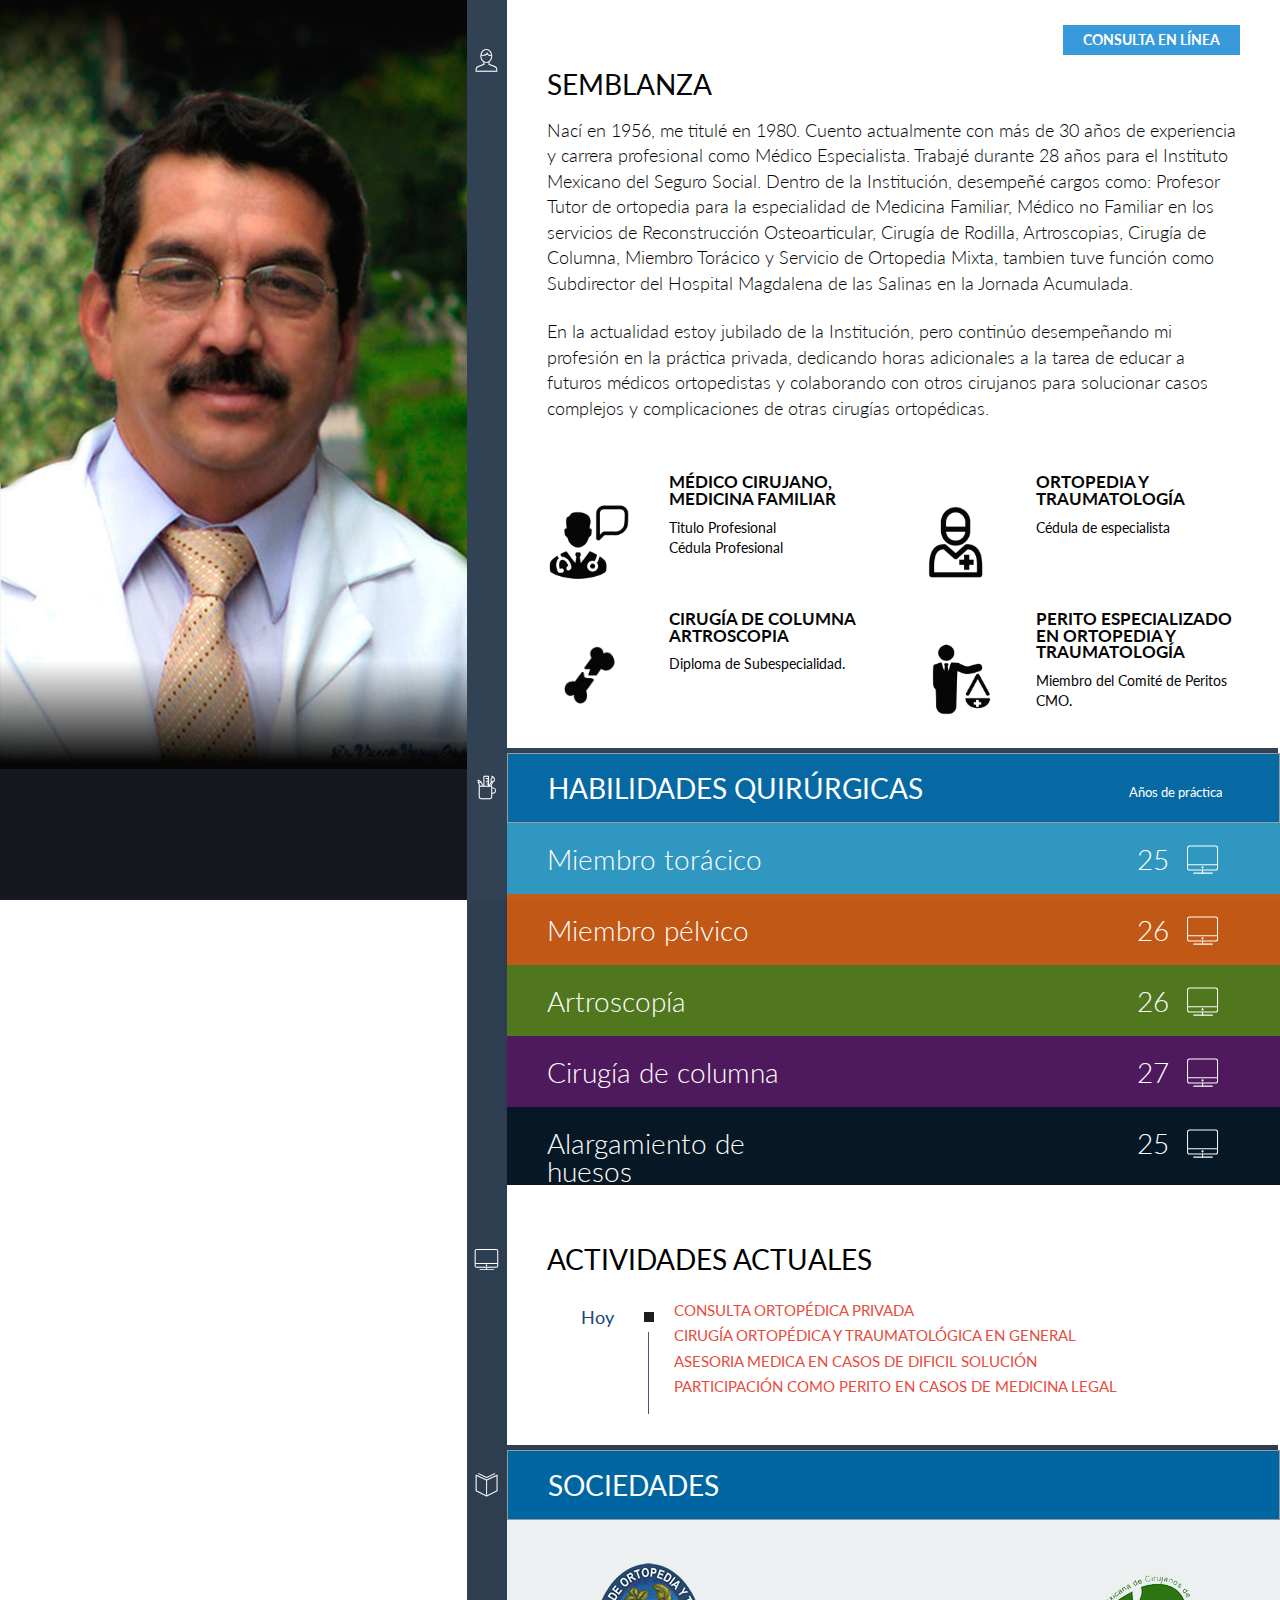
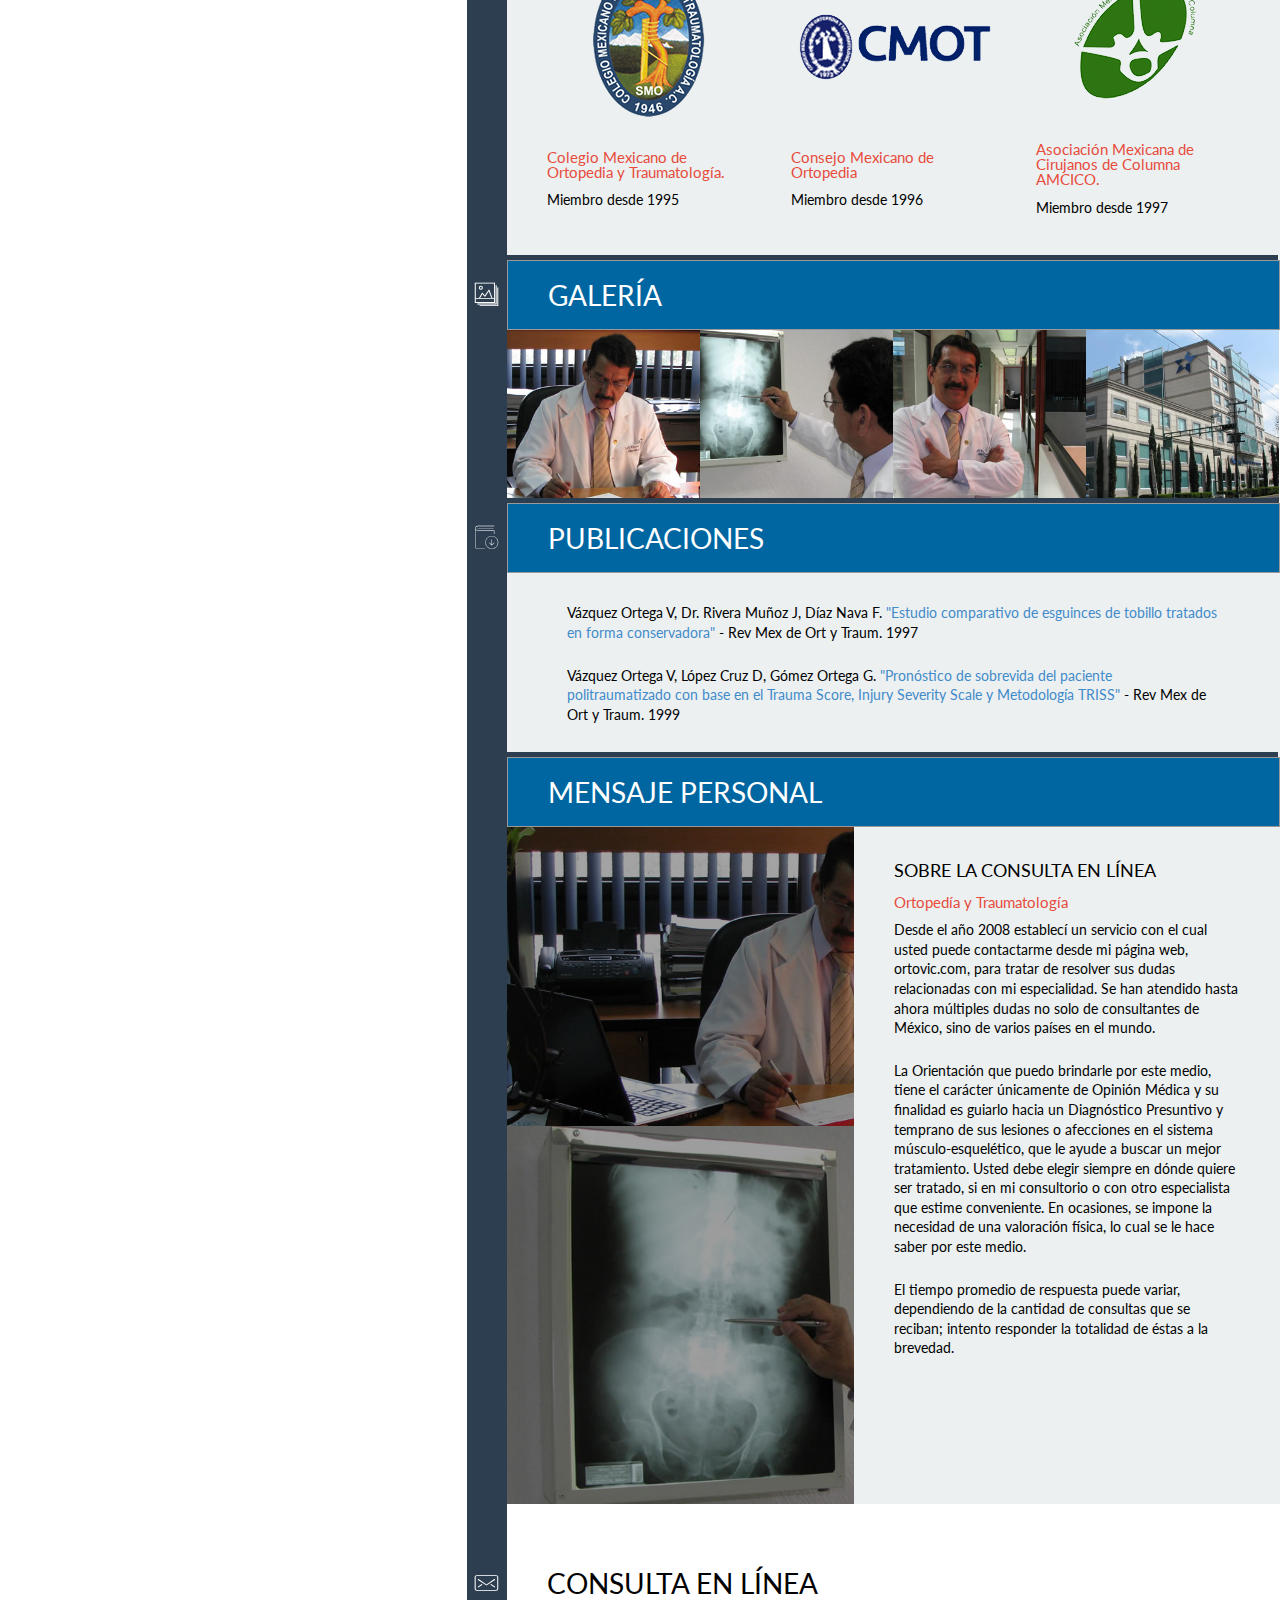
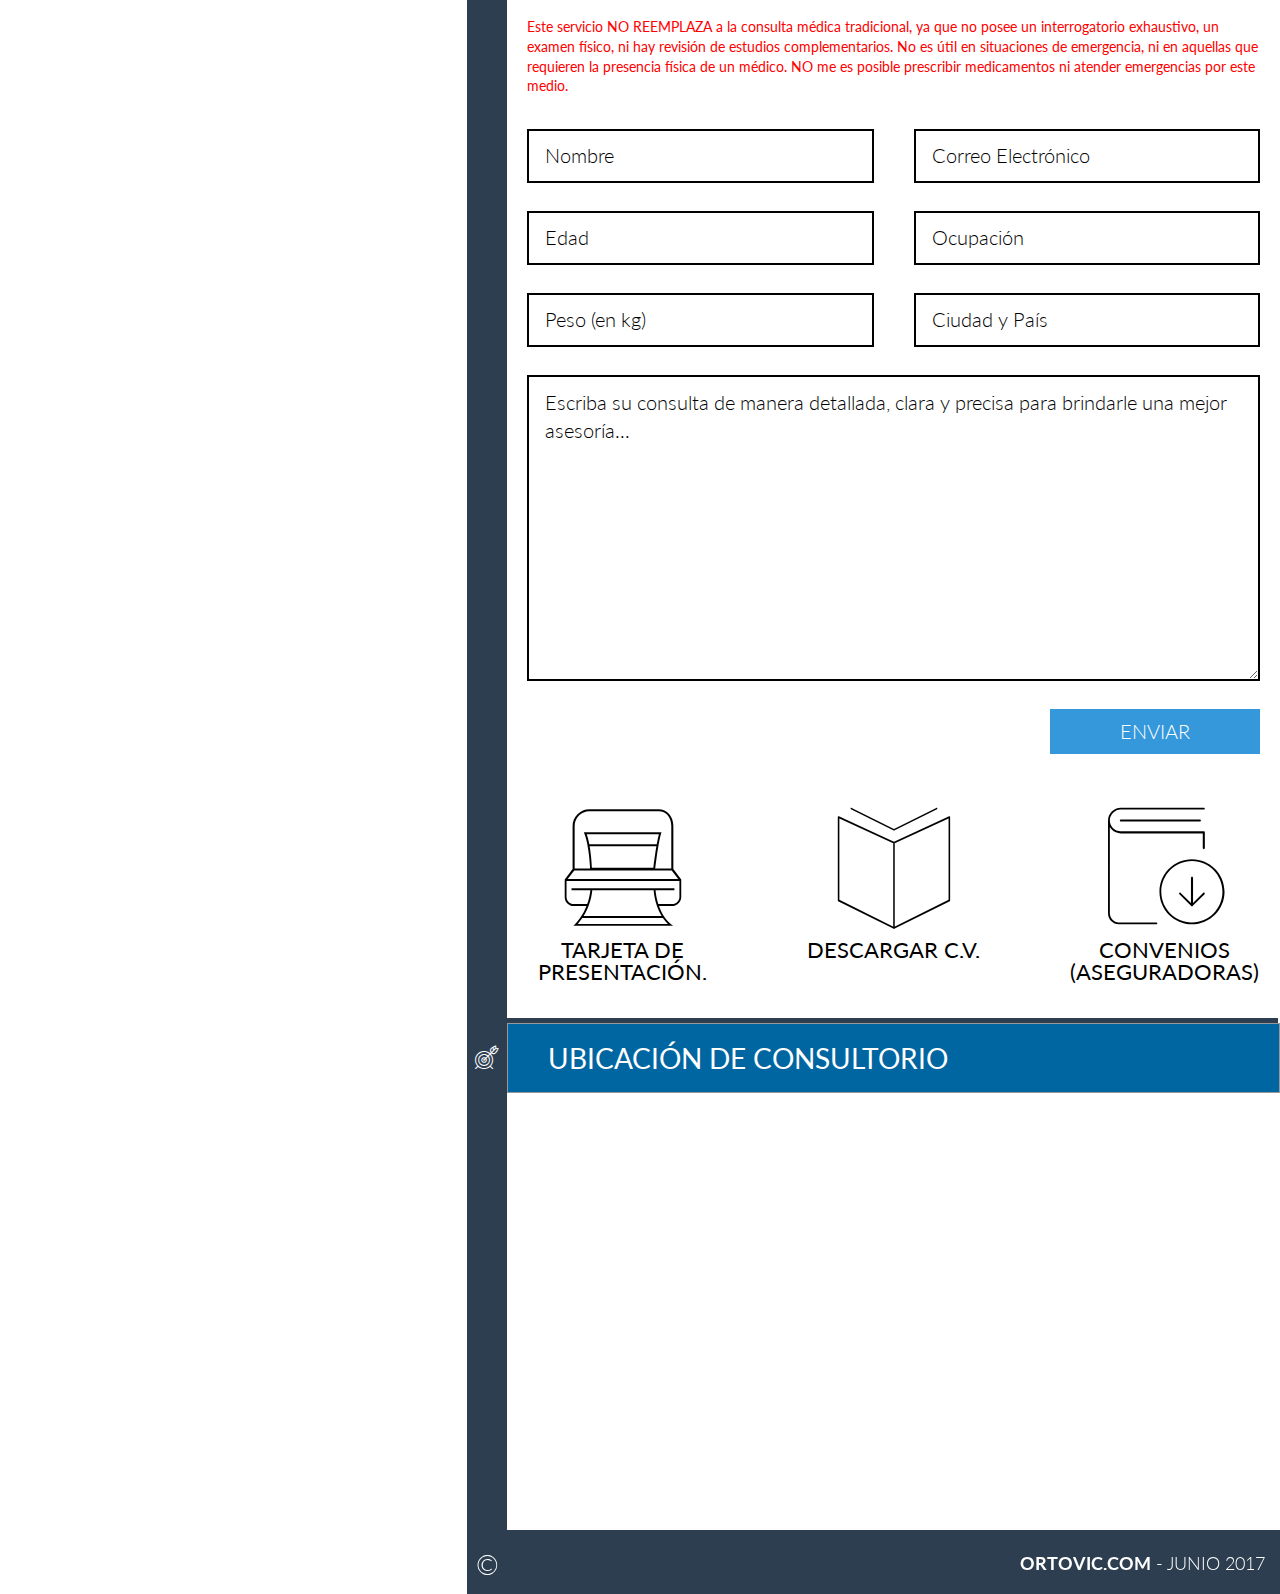
<file: index.html>
<!doctype html>
<html> 
<head>
<meta charset="utf-8">
    <title>Dr. Vicente Vázquez - Consulta en línea de Ortopedia y Traumatología</title>
    <meta name="description" content="Pretendo aquí encuentre la respuesta a todas sus preguntas de ortopedia y traumatología así como la posibilidad de una atención medica que Usted merece. " />
    <meta name="keywords" content=" ortopedista, traumatólogo, cirugía de columna, artroscopia, alargamientos óseos, alargamiento de huesos, prótesis,  en línea de ortopedia, comunicaciones post operatorias, tumores, pie plano, infecciones, deformidades, lumbalgia, ciática, espolón, juanete, lesiones de meniscos, baja estatura, lesiones deportivas, ozonoterapia, hernias de disco, artritis, osteoartritis, artrosis, tendinitis , hombro doloroso, túnel del carpo, hernia muscular,  " />
    <meta name="author" content="Dr. Vicente Vázquez" />
    <meta name="viewport" content="width=device-width, initial-scale=1.0, maximum-scale=1.0, user-scalable=no" />
    <meta name="theme-color" content="#0066A1" />
    <!--Favicon-->
    <link rel="icon" sizes="192x192" href="faviconHI.png">
    <!--Twitter-->
	<!-- Twitter Card data -->
<meta name="twitter:card" content="summary">
<meta name="twitter:site" content="@ortovic">
<meta name="twitter:title" content="Consulta física y en línea en otropedia y traumatología SIN COSTO">
<meta name="twitter:description" content="Eje 2 Sur, Ave. Querétaro No 154, Torre 1, Consultorio 403 Colonia Roma Norte, Delegación Cuauhtémoc, CDMX 
Citas: 5574 4822 y 4633 9398">
<meta name="twitter:image" content="https://github.com/vazeri/ortovic/raw/master/img/volante.jpg">

    <!-- Open Graph data -->
    <meta property="og:title" content="Dr. Vicente Vázquez" />
    <meta property="og:type" content="article" />
    <meta property="og:url" content="http://www.ortovic.com" />
    <meta property="og:image" content="https://github.com/vazeri/ortovic/raw/master/img/volante.jpg" />
    <meta property="og:description" content="Consulta fisica y en línea en otropedia y traumatología SIN COSTO" /> 
    <meta property="og:site_name" content="www.ortovic.com" />
    <meta property="fb:admins" content="Facebook numeric ID" />
    <!--Google Fonts-->
    <link href='https://fonts.googleapis.com/css?family=Lato:300,400,700' rel='stylesheet' type='text/css'>
    <!--Bootstrap Grid v3.1.1-->
    <link href="css/bootstrap.min.css" rel="stylesheet" media="screen">
    <!--Swipebox-->
    <link href="css/swipebox.css" rel="stylesheet" media="screen">
    <!--Icon Fonts-->
    <link href="css/telly-icons.css" rel="stylesheet" media="screen">
    <link href="css/social-icons.css" rel="stylesheet" media="screen">
    <!--Screen Theme Styles-->
    <link href="css/theme-styles.css" rel="stylesheet" media="screen">
    <!--Print Theme Styles-->
    <link href="css/print.css" rel="stylesheet" media="print">
    <!--Modernizr-->
    <script src="js/modernizr.custom.js"></script>
<script type="text/javascript">
var gaJsHost = (("https:" == document.location.protocol) ? "https://ssl." : "http://www.");
document.write(unescape("%3Cscript src='" + gaJsHost + "google-analytics.com/ga.js' type='text/javascript'%3E%3C/script%3E"));
</script>
<script type="text/javascript">
try {
var pageTracker = _gat._getTracker("UA-15147518-1");
pageTracker._trackPageview();
} catch(err) {}</script>
</head>
  <!--Body-->
<body>
   <!--Page Preloading-->
    <div id="preloader"><div id="spinner"></div></div>
    <!--Container-->
    <div class="wrapper">
      <!--Sidebar          
                <a href="https://ortovic.com/">ortovic.com</a>  
-->
      <aside class="sidebar-wrap-left">
        <div class="sidebar">
          <img src="img/profile-pic.jpg" alt="Vicente"/>
          <h1 class="light-text animated">Dr. Vicente Vázquez</h1>
          <h3 class="light-text animated">Médico Cirujano en Ortopedia y Traumatología</h3>
          <div class="contact-details-wrap animated">
            <div class="contact-details">
                  <div class="wrapper3">
    
		    <button  class="btn2 btn-primary pull-center" onclick="location.href='#contact-form'" type="button"><b>CONSULTA EN LÍNEA</b></button>
		
		    <p class="large light-text">
                Eje 2 Sur, Ave. Querétaro No 154, Torre 1, Consultorio 403 Colonia Roma Norte, Delegación Cuauhtémoc, CDMX <br/>
                
		      <b>Citas: <a href="tel:5574-4822">5574 4822</a> y <a href="tel:4633-9398">4633 9398</a> </b>      
		    </div>
	</div>
        </div>
      </aside><!--Sidebar Close-->
      
     <!--Content--> 
      <div class="content-right">
		<div class="strip"></div>	
	      
	        <section class="translation" style="text-align: center" id="trans">
	<button  class="btn2 btn-primary pull-right" onclick="location.href='#contact-form'" type="button"><b>CONSULTA EN LÍNEA</b></button>
	 </section> 					
        <!--Introduction-->
	      <!--Introducción-->
          <!--  <section class="intro" >
                <div class="row">   
                <div class="col-lg-12">
            <div class="important-details">
            <div class="post-content">
            <div class="col-1">
              <div class="post-thumb"><img src="img/icons/aviso.png" /></div>
                    </div>
                <div class="col-2 group">
                <p class="bold">Dada la actual situación de emergencia en México debido a los terremotos continuos en el país, me encuentro proporcionando SIN COSTO ALGUNO mis servicios como médico especialista del 24 al 29 de septiembre a quien los requiera, las consultas se darán en mi consultorio ubicado en el hospital STARMEDICA CENTRO en la Colonia Roma Norte, no dude en ponerse en contacto para hacer una cita a los teléfonos 5574 4822 y 4633 9398 o si no puede asistir a una revisión física, puede hacer una consulta en línea a través de esta página, recuerde que la salud es lo más importante que tenemos</div>   </div>		</p>
                </div>
            </div>
            </section>-->
	<section class="intro" id="intro">    		
	<a class="navi-link scroll-up" href="#intro" id="1"><i class="icon-user"></i></a>
            <div class="row">
                <div class="col-lg-12">
		<h2>semblanza</h2>
		<p class="large">Nací en 1956, me titulé en 1980. Cuento actualmente con más de 30 años de experiencia y carrera profesional como Médico Especialista. Trabajé durante 28 años para el Instituto Mexicano del Seguro Social. Dentro de la Institución, desempeñé cargos como: Profesor Tutor de ortopedia para la especialidad de Medicina Familiar, Médico no Familiar en los servicios de
			Reconstrucción Osteoarticular, Cirugía de Rodilla, Artroscopias, Cirugía de Columna, Miembro Torácico y Servicio de Ortopedia Mixta, tambien tuve función como Subdirector del Hospital Magdalena de las Salinas en la Jornada Acumulada.  </p>  
 <p class="large">En la actualidad estoy jubilado de la Institución, pero continúo desempeñando mi profesión en la práctica privada, dedicando horas adicionales a la tarea de educar a futuros médicos ortopedistas y colaborando con otros cirujanos para solucionar casos complejos y complicaciones de otras cirugías ortopédicas.  </p>
	    </div>
            </div>
        </section>
        
          <!--Strength (Best In)-->
        <section id="strength">
        	<a class="navi-link scroll-top-40" href="#strength" id="3"><i class=""></i></a>
        	<div class="row"><div class="col-lg-12"><h2></h2></div></div>
          <div class="row">
          	<div class="col-lg-6">
            	<div class="row strength">
                <div class="col-lg-4 col-md-4 col-sm-4"><img src="img/strength/1.png" alt=""/></div>
                <div class="col-lg-8 col-md-8 col-sm-8">
                  <h3>Médico Cirujano, Medicina Familiar</h3>
                  <p> Titulo Profesional<br/>
				  Cédula Profesional</p> 
				  
                </div>
              </div>
            </div>
          	<div class="col-lg-6">
            	<div class="row strength">
                <div class="col-lg-4 col-md-4 col-sm-4"><img src="img/strength/2.png" alt=""/></div>
                <div class="col-lg-8 col-md-8 col-sm-8">
                  <h3> Ortopedia y Traumatología </h3>
                  <p> Cédula de especialista</p>
                </div>
              </div>
            	
            </div> 
          </div>     	   <div class="row">
          	<div class="col-lg-6">
            	<div class="row strength">
                <div class="col-lg-4 col-md-4 col-sm-4"><img src="img/strength/3.png" alt=""/></div>
                <div class="col-lg-8 col-md-8 col-sm-8">
                  <h3>Cirugía de columna artroscopia</h3>
                  <p> Diploma de Subespecialidad. </p>
                </div>
              </div>
        
  
            </div>
          	<div class="col-lg-6">
            	<div class="row strength">
                <div class="col-lg-4 col-md-4 col-sm-4"><img src="img/strength/4.png" alt=""/></div>
                <div class="col-lg-8 col-md-8 col-sm-8">
                  <h3>Perito Especializado en Ortopedia y Traumatología</h3>
                  <p> Miembro del Comité de Peritos CMO. </p>
                </div>
              </div>
            </div> 
          </div>     	
        </section>
        
    <!--Skills-->
              <section class="full-width skills" id="skills">
        	<a class="navi-link center scroll" href="#skills" id="4"><i class="icon-tools"></i></a>
        	<div class="color-heading">
            <h2>Habilidades quirúrgicas</h2>
          </div>
          <div class="skillset">
            <div class="skill">
            	<div class="row">
					<div class="col-lg-7 col-lg-offset-5 col-md-7 col-md-offset-5 col-sm-7 col-sm-offset-5  group">
						<div class="column heading">Años de práctica</div>
					</div>
				</div>
            </div>
            
			<div class="skill blue">
            	<div class="row">
                <span class="indicator blue" data-percentage="74"></span>
                <div class="col-lg-5 col-md-4 col-sm-4 title">Miembro torácico</div>
                <div class="col-lg-7 col-md-8 col-sm-8">
                   <div class="column group">25<i class="skill-icon experience"></i></div>
                 </div>
              </div>
            </div>

            <div class="skill orange">
              <div class="row">
                <span class="indicator orange" data-percentage="77"></span>
                <div class="col-lg-5 col-md-4 col-sm-4 title">Miembro pélvico</div>
                <div class="col-lg-7 col-md-8 col-sm-8">
                  <div class="column group">26<i class="skill-icon experience"></i></div>
            
			</div>
              </div>
            </div>
            
            <div class="skill green">
            	<div class="row">
                <span class="indicator green" data-percentage="77"></span>
                <div class="col-lg-5 col-md-4 col-sm-4 title">Artroscopía</div>
                <div class="col-lg-7 col-md-8 col-sm-8">
                  <div class="column group">26<i class="skill-icon experience"></i></div>
                </div>
              </div>
            </div>
            <div class="skill violet">
              <div class="row">
                <span class="indicator violet" data-percentage="80"></span>
                <div class="col-lg-5 col-md-4 col-sm-4 title">Cirugía de columna</div>
                <div class="col-lg-7 col-md-8 col-sm-8">
                  <div class="column group">27<i class="skill-icon experience"></i></div>
                </div>
              </div>
            </div>
            <div class="skill black">
            	<div class="row">
                <span class="indicator black" data-percentage="74"></span>
                <div class="col-lg-5 col-md-4 col-sm-4 title">Alargamiento de huesos</div>
                <div class="col-lg-7 col-md-8 col-sm-8">
                  <div class="column group">25<i class="skill-icon experience"></i></div>
                </div>
              </div>
            </div>
          </div>
        </section>
        
        <!--Experience-->
        <section class="experience-block" id="experience">
        	<a class="navi-link scroll-top-40" href="#experience" id="5"><i class="icon-computer"></i></a>
          <div class="row"><div class="col-lg-12"><h2>Actividades actuales</h2></div></div>
          <div class="group">
            <div class="col-1">
              <div class="date group">Hoy<br/><br/></div>
            </div>
            <div class="col-2 group">
              <div class="devider"><span class="square"></span><span class="line"></span></div>
              <h4>CONSULTA ORTOPÉDICA PRIVADA</h4>
              <h4>CIRUGÍA ORTOPÉDICA Y TRAUMATOLÓGICA EN GENERAL</h4>
              <h4>ASESORIA MEDICA EN CASOS DE DIFICIL SOLUCIÓN</h4>
	      <h4>PARTICIPACIÓN COMO PERITO EN CASOS DE MEDICINA LEGAL</h4>
            </div>
          </div>
	   
    
        </section>
        
        <!--Education-->
          <section class="education full-width color-bg" id="education">
        	<a class="navi-link center scroll" href="#education" id="6"><i class="icon-book"></i></a>
        	<div class="color-heading">
            <h2>Sociedades</h2>
          </div>
          <div class="inner">
            <div class="row">
            
			<div class="col-lg-4 item">
		   <div class="row">
          
	<img class="img-center" src="img/strength/9.png" alt="2">
          </div>
                <h4>Colegio Mexicano de Ortopedia y Traumatología. </h4>
                <p>Miembro desde 1995</p>
              </div>
              
		  <div class="col-lg-4 item">
		  <div class="row">
          
		<img class="img-center" src="img/strength/8.png" alt="2">
          </div>
                <h4>Consejo Mexicano de Ortopedia</h4>
                <p>Miembro desde 1996</p>
              </div>
              <div class="col-lg-4 item">
			  
	   	<div class="row">
          
		<img class="img-center" src="img/strength/7.png" alt="2">
        </div>
                <h4>Asociación Mexicana de Cirujanos de Columna AMCICO.</h4>
		<p>Miembro desde 1997 </p>
              </div>
            </div>
             </div>
        </section>
        
        <!--Portfolio-->
      <section class="portfolio full-width" id="portfolio">
        	<a class="navi-link center scroll" href="#portfolio" id="7"><i class="icon-pictures"></i></a>
        	<div class="color-heading">
            <h2>Galería</h2>
          </div>
          <!-- 
		  <div class="portfolio-filter group">
            <a class="active" href="#" data-group="all">Todo</a>
            <a href="#" data-group="code">Software</a>
            <a href="#" data-group="electronica">Electrónica</a>
            <a href="#" data-group="electrica">Eléctrica</a>
            <a href="#" data-group="design">Diseño</a>
            <a href="#" data-group="red">Redes</a>
          </div>-->
          <div class="portfolio-items">
            <div class="portfolio-item" data-groups='["code"]'>
              
			  <a href="img/portfolio/1.jpeg" class="swipebox" title="">
			    <div class="overlay"><i class="zoom-icon"></i></div>
                <div class="description">
                  <h3></h3>
		<p></p>
                </div>
            	<img src="img/portfolio/th_1.jpg" alt="image">
               </a>
            </div>
            <div class="portfolio-item" data-groups='["electronica"]'>
              <a href="img/portfolio/2.jpeg" class="swipebox"  title="">
                <div class="overlay"><i class="zoom-icon"></i></div>
                <div class="description">
                  <h3></h3>
                  <p></p>
                </div>
                <img src="img/portfolio/th_2.jpg" alt="2"/>
              </a>
            </div>
            <div class="portfolio-item" data-groups='["electrica"]'>
              <a href="img/portfolio/3.jpg" class="swipebox" title="">
                <div class="overlay"><i class="zoom-icon"></i></div>
                <div class="description">
                  <h3></h3>
                  <p></p>
                </div>
                <img src="img/portfolio/th_3.jpg" alt="3"/>
              </a>
            </div>
            <div class="portfolio-item" data-groups='["electronica"]'>
              <a href="img/portfolio/4.jpeg" class="swipebox" title="">
                <div class="overlay"><i class="zoom-icon"></i></div>
                <div class="description">
                  <h3></h3>
                  <p></p>
                </div>
                <img src="img/portfolio/th_4.jpg" alt="4"/>
              </a>
            </div>
            </section>
           <!--Hobby-->
        <section class="hobby color-bg full-width" id="hobby">
        	<a class="navi-link center scroll" href="#hobby" id="8"><i class="icon-download"></i></a>
        	<div class="color-heading">
				<h2>Publicaciones</h2>
            </div>
          <div class="inner">
            <div class="row">
              <div class="col-lg-12 col-md-3">
	            <div class="col-lg-12 ">
					<p>Vázquez Ortega V, Dr. Rivera Muñoz J, Díaz Nava F.<a href="https://books.google.com.mx/books?id=PgzaATWF9N8C&lpg=PA59&dq=DR+VICENTE+VAZQUEZ+ORTEGA&client=firefox-a&pg=PA90&hl=es-419#v=onepage&q&f=false" target="_blank"> 
					"Estudio comparativo de esguinces de tobillo tratados en forma conservadora"
					</a> - Rev Mex de Ort y Traum. 1997</p>
			    <div>
				</div>
					<p>Vázquez Ortega V, López Cruz D, Gómez Ortega G. <a href="https://books.google.com.mx/books?id=m7C2-9AwXiMC&pg=PA401&dq=DR+VICENTE+VAZQUEZ+ORTEGA&ei=H-rySvu5JqXsNefKweAC&client=firefox-a#v=onepage&q&f=false" target="_blank">"Pronóstico de sobrevida del paciente politraumatizado con base en el Trauma Score, Injury Severity Scale y Metodología TRISS"</a>  - Rev Mex de Ort y Traum. 1999</p>
				</div>
              </div>
            </div>   
          </div>
        </section>
        
        <!--Awards-->
       <section class="awards color-bg full-width" id="awards">
        	<a class="navi-link center scroll" href="#awards" id="8"><i class="icon-papirus"></i></a>
        	<div class="color-heading">
            <h2>Mensaje personal </h2>
          </div>
          <div class="inner">
            <div class="row">
              <div class="col-lg-6">
                <div style="background:url(img/awards/1.jpg) no-repeat;" class="award-1">
                  <a class="text" href="" target="_blank">
                    <h3 class="light-text"></h3>
                    <p class="light-text middle"></p>
                  </a>
                </div>
                <div style="background:url(img/awards/2.jpg) no-repeat;" class="award-2">
                  <a class="text" href="" target="_blank">
                    <h3 class="light-text"></h3>
                    <p class="light-text middle"></p>
                  </a>
                </div>
              </div>
              <div class="col-lg-6 award-text">
                <h3>Sobre la consulta en línea </h3>
                <h4>Ortopedía y Traumatología</h4>
                <p>Desde el año 2008 establecí un servicio con el cual usted puede contactarme desde mi página web, ortovic.com, para tratar de resolver sus dudas relacionadas con mi especialidad. Se han atendido hasta ahora múltiples dudas no solo de consultantes de México, sino de varios países en el mundo.</p>
                  <p>La Orientación que puedo brindarle por este medio, tiene el carácter únicamente de Opinión Médica y su finalidad es guiarlo hacia un Diagnóstico Presuntivo y temprano de sus lesiones o afecciones en el sistema músculo-esquelético, que le ayude a buscar un mejor tratamiento. Usted debe elegir siempre en dónde quiere ser tratado, si en mi consultorio o con otro especialista que estime conveniente. En ocasiones, se impone la necesidad de una valoración física, lo cual se le hace saber por este medio.
                  <p>El tiempo promedio de respuesta puede variar, dependiendo de la cantidad de consultas que se reciban; intento responder la totalidad de éstas a la brevedad.</p>
			  </div>
            </div>
        </section>
   
	   
        <!--Contact Form-->

		            <section id="contact-form">
        	<a class="navi-link scroll-top-40" href="#contact-form" id="9"><i class="icon-envelope"></i></a>
          <h2>CONSULTA EN LÍNEA</h2> 
	      <div class="row">
         
         	
            <p> <font color="red">Este servicio NO REEMPLAZA a la consulta médica tradicional, ya que no posee un interrogatorio exhaustivo, un examen físico, ni hay revisión de estudios complementarios. No es útil en situaciones de emergencia, ni en aquellas que requieren la presencia física de un médico. NO me es posible prescribir medicamentos ni atender emergencias por este medio.</font></p>
              
            <div class="row">
             <!--Contact Form-->
                <form action="https://formspree.io/ortovic@gmail.com" method="POST" class="contact-form" role="form">
				<input type="hidden" name="_language" value="es" />
				<input type="hidden" name="_subject" value="Consulta en línea" />
				<input type="hidden" name="_next" value="//vazeri.github.io/ortovic/confirmacion.html" />
		
		
                    <div class="col-lg-6 col-md-6 form-group">
                        <label for="name" class="sr-only">Nombre</label>
                        <input type="text" class="form-control" name="Nombre" id="name" placeholder="Nombre" required>
                    </div>

                    <div class="col-lg-6 col-md-6 form-group">
                        <label for="email" class="sr-only">Correo</label>
                        <input type="email" class="form-control" name="_replyto" id="email" placeholder="Correo Electrónico" required>
                    </div>

                    <div class="col-lg-6 col-md-6 form-group">
                        <label for="text" class="sr-only">Edad</label>
                        <input type="text" class="form-control" name="Edad" id="age" placeholder="Edad" required>
                    </div>

                    <div class="col-lg-6 col-md-6 form-group">
                        <label for="text" class="sr-only">Ocupación</label>
                        <input type="text" class="form-control" name="Ocupación" id="job" placeholder="Ocupación" required>
                    </div>

                    <div class="col-lg-6 col-md-6 form-group">
                        <label for="text" class="sr-only">Peso</label>
                        <input type="text" class="form-control" name="Peso" id="peso" placeholder="Peso (en kg)" required>
                    </div>


                    <div class="col-lg-6 col-md-6 form-group">
                        <label for="text" class="sr-only">Ciudad de México</label>
                        <input type="text" class="form-control" name="Ubicación" id="pais" placeholder="Ciudad y País" required>
                    </div>


                    <div class="col-lg-12 form-group">
                        <label for="message" class="sr-only">Consulta</label>
                        <textarea class="form-control" name="Consulta" id="Consulta" rows="10" placeholder="Escriba su consulta de manera detallada, clara y precisa para brindarle una mejor asesoría..." required></textarea>
                    </div>


                    <div class="col-lg-12">
                        <input class="btn btn-primary pull-right" type="submit" value="Enviar">
                    </div>
                </form>
          </div>
        </section>
        
		  <!--Files-->
        <section class="files full-width" id="files">
			<div class="row"> 
		      <div class="col-lg-4"><a class="print-btn" href="https://github.com/vazeri/ortovic/raw/master/pdf/tarjeta.jpg"><i class="icon-printer"></i><br/>Tarjeta de presentación.</a></div>
              <div class="col-lg-4"><a href="https://github.com/vazeri/ortovic/raw/master/pdf/CV2017.pdf"><i class="icon-book2"></i><br/>Descargar C.V.</a></div>
              <div class="col-lg-4"><a href="https://github.com/vazeri/ortovic/raw/master/pdf/Aseguradoras.pdf"><i class="icon-download"></i><br/>Convenios (Aseguradoras)</a>
			</div>     
		</div>
		</section>
		
        <!--Social Networks-->    
        <section class="full-width" id="    ">
        	<a class="navi-link center scroll" href="#social" id="10"><i class="icon-target"></i></a>
				<div class="color-heading">
					<h2>Ubicación de Consultorio</h2>
					
    </div><!--Container Close-->
		<div class="social-links group">
   <iframe src="https://www.google.com/maps/embed?pb=!1m18!1m12!1m3!1d6328.538498718575!2d-99.1641905818746!3d19.413643831583!2m3!1f0!2f0!3f0!3m2!1i1024!2i768!4f13.1!3m3!1m2!1s0x85d1ff3bf7f71acd%3A0x16f0ee1139df524d!2sEje+2+Sur+154%2C+Roma+Nte.%2C+06700+Ciudad+de+M%C3%A9xico%2C+CDMX!5e0!3m2!1ses-419!2smx!4v1497738684884" width="100%" height="450" frameborder="0" style="border:0" allowfullscreen></iframe>
        </section>
        
        <!--Footer-->
        <footer class="group">
        	<span>&copy;</span>
          <p class="copyright light-text"><a href="https://ortovic.com" target="_blank"></a> <b>ORTOVIC.COM</b> - Junio 2017</p>
        </footer>
      </div><!--Content Close--> 
    </div><!--Container Close-->
    
    <!--Javascript (jQuery) Libraries and Plugins-->
	<script src="js/jquery-2.1.0.min.js"></script>
	<script src="js/jquery.easing.1.3.js"></script>
    <script src="js/waypoints.min.js"></script>
    <script src="js/jquery-scrolltofixed-min.js"></script>
    <script src="js/jquery.shuffle.min.js"></script>
    <script src="js/jquery.swipebox.min.js"></script>
    <script src="js/jquery.placeholder.js"></script>
    <script src="js/jquery.validate.min.js"></script>
    <script src="js/scripts.js"></script>
	
     <!--Bind the swipebox behaviour on every link with the "swipebox" class.-->
	<script type="text/javascript">
		;( function( $ ) {
			$( '.swipebox' ).swipebox();
}			 )( jQuery );
	</script>

</body><!--Body Close-->

</html>
</file>
<file: css/swipebox.css>
/*! Swipebox v1.3.0 | Constantin Saguin csag.co | MIT License | github.com/brutaldesign/swipebox */
html.swipebox-html.swipebox-touch {
  overflow: hidden !important;
}

#swipebox-overlay img {
  border: none !important;
}

#swipebox-overlay {
  width: 100%;
  height: 100%;
  position: fixed;
  top: 0;
  left: 0;
  z-index: 99999 !important;
  overflow: hidden;
  -webkit-user-select: none;
     -moz-user-select: none;
      -ms-user-select: none;
          user-select: none;
}

#swipebox-container {
  position: relative;
  width: 100%;
  height: 100%;
}

#swipebox-slider {
  -webkit-transition: -webkit-transform 0.4s ease;
          transition: transform 0.4s ease;
  height: 100%;
  left: 0;
  top: 0;
  width: 100%;
  white-space: nowrap;
  position: absolute;
  display: none;
  cursor: pointer;
}
#swipebox-slider .slide {
  height: 100%;
  width: 100%;
  line-height: 1px;
  text-align: center;
  display: inline-block;
}
#swipebox-slider .slide:before {
  content: "";
  display: inline-block;
  height: 50%;
  width: 1px;
  margin-right: -1px;
}
#swipebox-slider .slide img,
#swipebox-slider .slide .swipebox-video-container,
#swipebox-slider .slide .swipebox-inline-container {
  display: inline-block;
  max-height: 100%;
  max-width: 100%;
  margin: 0;
  padding: 0;
  width: auto;
  height: auto;
  vertical-align: middle;
}
#swipebox-slider .slide .swipebox-video-container {
  background: none;
  max-width: 1140px;
  max-height: 100%;
  width: 100%;
  padding: 5%;
  -webkit-box-sizing: border-box;
          box-sizing: border-box;
}
#swipebox-slider .slide .swipebox-video-container .swipebox-video {
  width: 100%;
  height: 0;
  padding-bottom: 56.25%;
  overflow: hidden;
  position: relative;
}
#swipebox-slider .slide .swipebox-video-container .swipebox-video iframe {
  width: 100% !important;
  height: 100% !important;
  position: absolute;
  top: 0;
  left: 0;
}
#swipebox-slider .slide-loading {
  background: url(../img/loader2.gif) no-repeat center center;
}

#swipebox-bottom-bar,
#swipebox-top-bar {
  -webkit-transition: 0.5s;
          transition: 0.5s;
  position: absolute;
  left: 0;
  z-index: 999;
  height: 50px;
  width: 100%;
}

#swipebox-bottom-bar {
  bottom: -50px;
}
#swipebox-bottom-bar.visible-bars {
  -webkit-transform: translate3d(0, -50px, 0);
          transform: translate3d(0, -50px, 0);
}

#swipebox-top-bar {
  top: -50px;
}
#swipebox-top-bar.visible-bars {
  -webkit-transform: translate3d(0, 50px, 0);
          transform: translate3d(0, 50px, 0);
}

#swipebox-title {
  display: block;
  width: 100%;
  text-align: center;
}

#swipebox-prev,
#swipebox-next,
#swipebox-close {
  background-image: url(../img/icons.png);
  background-repeat: no-repeat;
  border: none !important;
  text-decoration: none !important;
  cursor: pointer;
  width: 50px;
  height: 50px;
  top: 0;
}

#swipebox-arrows {
  display: block;
  margin: 0 auto;
  width: 100%;
  height: 50px;
}

#swipebox-prev {
  background-position: -32px 13px;
  float: left;
}

#swipebox-next {
  background-position: -78px 13px;
  float: right;
}

#swipebox-close {
  top: 0;
  right: 0;
  position: absolute;
  z-index: 9999;
  background-position: 15px 12px;
}

.swipebox-no-close-button #swipebox-close {
  display: none;
}

#swipebox-prev.disabled,
#swipebox-next.disabled {
  opacity: 0.3;
}

.swipebox-no-touch #swipebox-overlay.rightSpring #swipebox-slider {
  -webkit-animation: rightSpring 0.3s;
          animation: rightSpring 0.3s;
}
.swipebox-no-touch #swipebox-overlay.leftSpring #swipebox-slider {
  -webkit-animation: leftSpring 0.3s;
          animation: leftSpring 0.3s;
}

.swipebox-touch #swipebox-container:before, .swipebox-touch #swipebox-container:after {
  -webkit-backface-visibility: hidden;
          backface-visibility: hidden;
  -webkit-transition: all .3s ease;
          transition: all .3s ease;
  content: ' ';
  position: absolute;
  z-index: 999;
  top: 0;
  height: 100%;
  width: 20px;
  opacity: 0;
}
.swipebox-touch #swipebox-container:before {
  left: 0;
  -webkit-box-shadow: inset 10px 0px 10px -8px #656565;
          box-shadow: inset 10px 0px 10px -8px #656565;
}
.swipebox-touch #swipebox-container:after {
  right: 0;
  -webkit-box-shadow: inset -10px 0px 10px -8px #656565;
          box-shadow: inset -10px 0px 10px -8px #656565;
}
.swipebox-touch #swipebox-overlay.leftSpringTouch #swipebox-container:before {
  opacity: 1;
}
.swipebox-touch #swipebox-overlay.rightSpringTouch #swipebox-container:after {
  opacity: 1;
}

@-webkit-keyframes rightSpring {
  0% {
    left: 0;
  }

  50% {
    left: -30px;
  }

  100% {
    left: 0;
  }
}

@keyframes rightSpring {
  0% {
    left: 0;
  }

  50% {
    left: -30px;
  }

  100% {
    left: 0;
  }
}
@-webkit-keyframes leftSpring {
  0% {
    left: 0;
  }

  50% {
    left: 30px;
  }

  100% {
    left: 0;
  }
}
@keyframes leftSpring {
  0% {
    left: 0;
  }

  50% {
    left: 30px;
  }

  100% {
    left: 0;
  }
}
@media screen and (min-width: 800px) {
  #swipebox-close {
    right: 10px;
  }

  #swipebox-arrows {
    width: 92%;
    max-width: 800px;
  }
}
/* Skin 
--------------------------*/
#swipebox-overlay {
  background: #0d0d0d;
}

#swipebox-bottom-bar,
#swipebox-top-bar {
  text-shadow: 1px 1px 1px black;
  background: #000;
  opacity: 0.95;
}

#swipebox-top-bar {
  color: white !important;
  font-size: 15px;
  line-height: 43px;
  font-family: Helvetica, Arial, sans-serif;
}
</file>
<file: css/telly-icons.css>
@font-face {
	font-family: 'TellyFont';
	src:url('../fonts/TellyFontf975.eot?ykm4ut');
	src:url('../fonts/TellyFontd41d.eot?#iefixykm4ut') format('embedded-opentype'),
		url('../fonts/TellyFontf975.woff?ykm4ut') format('woff'),
		url('../fonts/TellyFontf975.ttf?ykm4ut') format('truetype'),
		url('../fonts/TellyFontf975.svg?ykm4ut#TellyFont') format('svg');
	font-weight: normal;
	font-style: normal;
}

[class^="icon-"], [class*=" icon-"] {
	font-family: 'TellyFont';
	speak: none;
	font-style: normal;
	font-weight: normal;
	font-variant: normal;
	text-transform: none;
	line-height: 1;

	/* Better Font Rendering =========== */
	-webkit-font-smoothing: antialiased;
	-moz-osx-font-smoothing: grayscale;
}

.icon-book2:before {
	content: "\e600";
}
.icon-user:before {
	content: "\e601";
}
.icon-tools:before {
	content: "\e602";
}
.icon-target:before {
	content: "\e603";
}
.icon-printer:before {
	content: "\e604";
}
.icon-pictures:before {
	content: "\e605";
}
.icon-papirus:before {
	content: "\e606";
}
.icon-keds:before {
	content: "\e607";
}
.icon-heart:before {
	content: "\e608";
}
.icon-hat:before {
	content: "\e609";
}
.icon-glass:before {
	content: "\e60a";
}
.icon-files:before {
	content: "\e60b";
}
.icon-envelope:before {
	content: "\e60c";
}
.icon-download:before {
	content: "\e60d";
}
.icon-computer:before {
	content: "\e60e";
}
.icon-book:before {
	content: "\e60f";
}
</file>
<file: css/social-icons.css>
@font-face {
	font-family: "Flaticon";
	src: url("../fonts/flaticon.eot");
	src: url("../fonts/flaticon.eot#iefix") format("embedded-opentype"),
	url("../fonts/flaticon.woff") format("woff"),
	url("../fonts/flaticon.ttf") format("truetype"),
	url("../fonts/flaticon.svg") format("svg");
	font-weight: normal;
	font-style: normal;
}
[class^="flaticon-"]:before, [class*=" flaticon-"]:before,
[class^="flaticon-"]:after, [class*=" flaticon-"]:after {   
	font-family: Flaticon;
font-style: normal;
}.flaticon-behance:before {
	content: "\e000";
}
.flaticon-blogger:before {
	content: "\e001";
}
.flaticon-deviantart:before {
	content: "\e002";
}
.flaticon-dribbble:before {
	content: "\e003";
}
.flaticon-evernote:before {
	content: "\e004";
}
.flaticon-facebook:before {
	content: "\e005";
}
.flaticon-flickr:before {
	content: "\e006";
}
.flaticon-gecko:before {
	content: "\e007";
}
.flaticon-github:before {
	content: "\e008";
}
.flaticon-googleplus:before {
	content: "\e009";
}
.flaticon-instagram:before {
	content: "\e00a";
}
.flaticon-linkedin:before {
	content: "\e00b";
}
.flaticon-paypal:before {
	content: "\e00c";
}
.flaticon-twitter:before {
	content: "\e00d";
}
.flaticon-pinterest:before {
	content: "\e00e";
}
.flaticon-steam:before {
	content: "\e00f";
}
.flaticon-tumblr:before {
	content: "\e010";
}
.flaticon-vimeo:before {
	content: "\e011";
}
.flaticon-wordpress:before {
	content: "\e012";
}
.flaticon-youtube:before {
	content: "\e013";
}
</file>
<file: css/print.css>
body {
	font-family: 'Lato', Arial, Helvetica, sans-serif;
	background-color: #ffffff;
	font-weight: normal;
	color: #000000;
	line-height: 1;
	font-size: 70% !important;
}
a {
	color: #000;
	text-decoration: none;
}
.sidebar-wrap-left,
.sidebar-wrap-right {
	width: 260px;
	height: 380px !important;
	float: left;
	position: relative;
	margin-right: 30px;
}
.sidebar {
	min-height: 0;
	margin-bottom: 20px;
}
.sidebar img {
	width: 260px;
}
h1 {
	display: block;
	width: 100%;
	position: absolute;
	font-size: 28px;
	top: -30px;
	left: 290px;
}
h2 {
	font-size: 17px;
	margin-bottom: 5px;
}
h4 {
	color: #e74c3c;
}
.sidebar h3 {
	display: block;
	width: 100%;
	position: absolute;
	font-size: 19px;
	top: 20px;
	left: 290px;
	color: #666;
}
.sidebar h2 {
	margin-bottom: 0px;
}
.experience-block h2 {
	margin-bottom: 10px;
}
.date {
	color: #666;
}
.content-left section,
.content-right section {
	margin-top: -80px;
	
	padding-bottom: 10px;
	margin-bottom: 20px;
	border-bottom: 1px solid #666;
}
.contact-details-wrap {
	position: absolute;
	width: 100%;
	top: 65px;
	left: 290px;
	line-height: 1.3;
}
.contact-details p {
	font-size: 13px;
}
.intro {
	
	padding-top: 190px !important;
}
.strength img {
	display: none;
}
.portfolio, #portfolio, #contact-form, #social, #files,
.files, footer, .recommend img, #recommend img, 
.skills .column, #skills .column { display: none; }
.skills .title, #skills .title {
	font-size: 13px;
	line-height: 1.3;
}
</file>
<file: css/theme-styles.css>
/* HTML5 display-role reset for older browsers */
article, aside, details, figcaption, figure, 
footer, header, hgroup, menu, nav, section {
	display: block;
}

/* Apply a natural box layout model to all elements */
*, *:before, *:after {
  -moz-box-sizing: border-box; -webkit-box-sizing: border-box; box-sizing: border-box;
 }
 
/*Clearfix*/
.group:after {
	visibility: hidden;
	display: block;
	content: "";
	clear: both;
	height: 0;
}
*:first-child+html .group { zoom: 1; } /* IE7 */
.clear {
	clear: both;
}

/*Body
---------------------------------------------------------*/
body {
	font-family: 'Lato', Arial, Helvetica, sans-serif;
	background-color: #ffffff;
	font-weight: normal;
	color: #000000;
	line-height: 1;
	-webkit-font-smoothing: antialiased;
	margin: 0;
	padding: 0;
}

/*Typography
---------------------------------------------------------*/
h1 {
	font-size: 2.4em;
	text-transform: uppercase;
	text-align: center;
	font-weight: bold;
}
h2 {
	font-size: 2.2em;
	text-transform: uppercase;
	font-weight: normal;
	-webkit-margin-before: 0em;
	-webkit-margin-after: 0em;
	margin-bottom: 20px;
}
h3 {
	font-size: 1.5em;
	text-transform: uppercase;
	line-height: 1.6em;
	font-weight: normal;
	-webkit-margin-before: 0em;
	-webkit-margin-after: 0em;
	margin-bottom: 10px;
}
h4 {
	font-size: 1.3em;
	color: #e74c3c;
	-webkit-margin-before: 0em;
	-webkit-margin-after: 0em;
	font-weight: normal;
	margin-bottom: 10px;
}
p {
	font-size: 1.125em;
	line-height: 1.5em;
	margin-bottom: 23px !important;
	-webkit-margin-before: 0em;
	-webkit-margin-after: 0em;
}
p.middle {
	font-size: 1.3em;
	line-height: 1.56em;
	font-weight: 300;
}
p.large {
	font-size: 1.6em;
	line-height: 1.64em;
	font-weight: 300;
}

p.bold {
	color: #ffffff;
	font-size: 1.4em;
	line-height: 1.64em;
	text-align: center;
	font-weight: 400;
}
.light-text {
	color: #FFFFFF;
}
.color-heading {
	width: 100%;
	padding: 20px 40px; 
	background-color: #0066A1;
	margin-bottom: 30px;
	color: #fff;
		 border: 1px solid #999;
	
/*Sombras
---------------------------------------------------------*/

-moz-box-shadow: -5px -5px 5px #888;
-webkit-box-shadow: -5px -5px 5px #888;
box-shadow: -2px -5px 0px #2C3E50;
}
.color-heading h1, .color-heading h2,
.color-heading h3, .color-heading h4 {
	margin: 0;
	padding: 0;
}
img {
	max-width: 100%;
	height: auto;
}
.img-center {
	display: block;
	margin: auto;
}
}
.cent {
    width: 50px;
    height: 50px;
    background-color: black;

    position:absolute;
    left:0; 
    right:0;
    top:0; 
    bottom:0;
    margin:auto;

    max-width:100%;
    max-height:100%;
    overflow:auto;
}

/*Important2
---------------------------------------------------------*/


.post-thumb {
	margin-left: 0px;
    float: left
}
.post-thumb img {
    display: block
}
.post-content {
    margin-left: 0px
}


/*Container
---------------------------------------------------------*/
.wrapper {
	width: 100%;
}
.wrapper:after {
	visibility: hidden;
	display: block;
	content: "";
	clear: both;
	height: 100;
}
.wrapper2:after {
	visibility: hidden;
	display: block;
	content: "";
	clear: both;
	height: 0;
}

.wrapper3 {
    text-align: center;
}

/*Sidebar
---------------------------------------------------------*/
.sidebar-wrap-left {
	width: 38%;
	float: left;
	position: relative;
}
.sidebar-wrap-right {
	width: 38%;
	float: right;
	position: relative;
}
.sidebar {
	height: auto;
	position: fixed;
	width: 100%;
	min-height: 100%;
	background-color: #12121a;
	z-index: 0;
}
.sidebar h1 {
	display: block;
	width: 100%;
	padding: 0 15px;
	margin: 20px 0 0 0;
}
.sidebar h3 {
	font-size: 1.5em;
	text-transform: uppercase;
	text-align: center;
	font-weight: 300;
	padding: 0 15px;
	margin-top: 10px;
}
.sidebar p {
	line-height: 1.4em;
}
.sidebar p a {
	color: #fff;
	border-bottom: 1px solid transparent;
	-webkit-transition: all 500ms ease;
	-moz-transition: all 500ms ease;
	transition: all 500ms ease;
}
.sidebar p a:hover {
	color: #fff;
	text-decoration: none;
	border-bottom: 1px solid #fff;
}
.sidebar img {
	position: absolute;
	top: 0;
	left: 0;
	z-index: -100;
}
.contact-details-wrap {
	position: absolute;
	width: 100%;
	bottom: 180px;
	padding: 0 6.575342465753425%; /*48/730*/
}
.contact-details {
	padding: 20px 50px;
	background-color: rgba(44,62,80,0.9);
}

/*Importante
---------------------------------------------------------*/

.important {
	
	position: relative;
	width: 100%;
	bottom: 50px;
	padding: 0 6.575342465753425%; /*48/730*/
}
.important-details {
	-webkit-border-radius: 15px 15px 15px 15px;
    border-radius: 12px 12px 12px 12px;
	padding: 10px 10px;
	background-color: #8C0000;
	margin-bottom: 45px;
    margin-top: 35px;
		}
.no-svg .contact-details {
	background-color: #1c1d21;
}

/*Content
---------------------------------------------------------*/
.content-right {
	width: 62%;
	float: right;
	padding-left: 40px;
	padding-top: 45px;
	position: relative;
	overflow: hidden;
}
.content-left {
	width: 62%;
	float: left;
	padding-right: 40px;
	padding-top: 45px;
	position: relative;
	overflow: hidden;
}
.strip {
	position: absolute;
	width: 40px;
	height: auto;
	min-height: 100%;
	background-color: #2c3e50;
	top: 0px;
	z-index: 10;
}
.content-right > .strip {
	left: 0px;
}
.content-left > .strip {
	right: 0px;
}
.content-left section,
.content-right section {
	width: 100%;	
	padding-left: 40px;
	padding-right: 40px;
	margin-top: -20px;
	margin-bottom: 20px;
	position: relative;
}

.content-left section.full-width,
.content-right section.full-width {
	padding-left: 0px;
	padding-right: 0px;
}
.content-left section.full-width > .inner,
.content-right section.full-width > .inner {
	padding-left: 40px;
	padding-right: 40px;
}
.color-bg {
	background-color: #ecf0f1;
	margin-bottom: 0px !important;
}

/*Navigation
---------------------------------------------------------*/
.navi-link {
	display: block;
	position: absolute;
	top: 2px;
	text-decoration: none;
	font-size: 1.9em;
	color: #fff;
	-webkit-transition: color 250ms ease; 
	-moz-transition: color 250ms ease; 
	transition: color 250ms ease; 
}
x:-o-prefocus, .strip {
	height: 100%;
}
x:-o-prefocus, .navi-link {
	top: 27px;
}
.ie9 .navi-link, .ie8 .navi-link {
	top: 27px;
}
@-moz-document url-prefix() { 
	.navi-link {
		top: 24px;
	}
}
@media screen and (-ms-high-contrast: active),
(-ms-high-contrast: none) {  
	.navi-link {
		top: 27px;
	}
}
.content-right .navi-link {
	left: -34px;
}
.content-left .navi-link {
	right: -34px;
}
.navi-link.center {
	top: 22px;
}
.navi-link:hover {
	color: #b5bbc1;
	text-decoration: none;
}
.navi-link:active,
.navi-link:visited,
.navi-link:focus {
	text-decoration: none !important;
	color: #fff !important;
	outline: none;
}


/*Strength
---------------------------------------------------------*/
.strength {
	
	margin-top: 10px;
	margin-bottom: 20px;
}
.strength h3 {
	font-size: 1.3em;
	text-transform: uppercase;
	font-weight: bold;
	line-height: 1;
}
.strength img {
	display: block;
	margin: auto;
	width: 100%;
	max-width: 125px;
	margin-top: 30px;
}


/*Skills
---------------------------------------------------------*/
.skillset {
	margin-bottom: 32px;
	margin-top: -82px;
}
.skillset .column {
	float: left;
	width: 95.3%;
	text-align: right;
	padding: 22px 0 17px 0;
}
.skill {

	width: 100%;
	font-size: 2em;
	color: #ffffff;
	font-weight: 300;
	position: relative;
	padding: 0 40px;
}
.skill .title {
	padding-top: 22px;
}


.skill .column.heading {
	font-size: 0.45em !important;
	color: #ffffff;
	font-weight: normal;
	padding: 16px 0 23px 0;
}
.blue {
	background-color: #2c95bf;
}
.orange {
	background-color: #c25815;
}
.grey {
	background-color: #839eb1;
}
.green {
	background-color: #50761e;
}
.violet {
	background-color: #4f195d;
}
.black {
	background-color: #061825;
}
.yellow {
	background-color: #A36E01;
}
.indicator {
	display: block;
	height: auto;
	width: 0%;
	min-height: 100%;
	z-index: 0;
	position: absolute;
	top: 0;
	left: 0;
	-webkit-transition: width 1500ms ease-out; 
	-moz-transition: width 1500ms ease-out; 
	transition: width 1500ms ease-out; 
}
.indicator.blue {
	background-color: #3ac4fb;
}
.indicator.orange {
	background-color: #ff741b;
}
.indicator.grey {
	background-color: #acd0e8;
}
.indicator.green {
	background-color: #699b28;
}
.indicator.violet {
	background-color: #68217a;
}
.indicator.black {
	background-color: #213646;
}
.indicator.yellow {
	background-color: #6A4300;
}
.skill-icon {
	display: block;
	float: right;
	width: 38px;
	height: 37px;
	background: url(../img/icons/skill-icons.svg) no-repeat;
	margin-left: 15px;
	margin-top: -5px;
}
.no-svg .skill-icon {
	background: url(../img/icons/skill-icons.png) no-repeat;
}
.skill-icon.experience {
	background-position: 0px 0px;
}
.skill-icon.projects {
	background-position: 0px 0px;
}
.skill-icon.customers {
	width: 35px;
	background-position: 0px 0px;
}

/*Experience
---------------------------------------------------------*/
.experience-block {
	margin: 60px 0 !important;
}
.experience-block .col-1 {
	width: 14%;
	float: left;
	padding-right: 30px;
}
.experience-block .col-2 {
	width: 85%;
	float: left;
	padding-left: 30px;
	position: relative;
}
.experience-block .group {
	margin: 5px 0;
}
.experience-block h3 {
	margin-top: -3px;
}
.experience-block p {
	margin-bottom: 15px;
}
.experience-block .date {
	width: 100%;
	text-align: right;
	font-size: 1.3em;
	color: #214478;
	line-height: 1.56em;
}
.experience-block .date span {
	display: block;
	float: right;
	width: 13px;
	height: 1px;
	background-color: #214478;
	margin-top: 15px;
}
.devider {
	position: absolute;
	width: 10px;
	top: 0;
	left: 0;
	height: auto;
	min-height: 100%;
	margin-top: 9px;
}
.devider .square {
	display: block;
	width: 10px;
	height: 20px;
	background-color: #1c1d21;
	border-bottom: 10px solid #fff;
	position: relative;
	z-index: 2;
}
.devider .line {
	display: block;
	position: absolute;
	width: 1px;
	height: auto;
	min-height: 100%;
	left: 4px;
	top: 0;
	background-color: #445878;
	z-index: 1;
}
.divider{
    width:25px;
    height:auto;
    display:inline-block;
}

/*Education
---------------------------------------------------------*/
.education {
	padding-bottom: 20px;
}
.education .item {
	margin-bottom: 20px;
}

/*Portfolio
---------------------------------------------------------*/
.portfolio {
	width: 100%;
	margin-bottom: 0px !important;
}
.portfolio-filter {
	margin-left: 0px;
	margin-top: -70px;
	margin-bottom: 0px;
	margin-right: 5%;
	float: right;
}
.portfolio-filter a {
	display: block;
	float: left;
	padding: 2px 10px;
	font-size: 1.125em;
	text-decoration: none;
	color: #fff;
	margin-bottom: 10px;
	margin-left: 2px;
	-webkit-transition: all 300ms ease;
	-moz-transition: all 300ms ease;
	transition: all 300ms ease;
}
.portfolio-filter a:hover {
	color: #000;
}
.portfolio-filter a.active {
	background-color: #3498db;
	color: #fff;
}
.portfolio-items {
	width: 100%;
	margin-top: -30px;
}
.portfolio-item {
	width: 20%;
	margin: 0;
	position: relative;
}
.portfolio-item a {
	display: block;
	text-decoration: none;
	color: #000;
	width: 100%;
	height: auto;
	text-align: center;
	-webkit-transition: all 300ms ease;
	-moz-transition: all 300ms ease;
	transition: all 300ms ease;
}
.portfolio-item a:hover {
	text-decoration: none;
	color: #0066b1;
}
.portfolio-item a h3 {
	font-size: 1.3em;
	margin-bottom: 0px;
	line-height: 1.3;
	color: #fff;
	text-transform: none;
	margin-top: 18px;
}
.portfolio-item a p {
	font-weight: 300;
	line-height: 1.1;
	color: #fff;
}
.portfolio-item a .description {
	width: 100%;
	opacity: 0;
	filter: alpha(opacity=0);
	-webkit-transition: opacity 300ms ease;
	-moz-transition: opacity 300ms ease;
	transition: opacity 300ms ease;
	position: absolute;
	z-index: 1;
	text-align: center;
}
.portfolio-item a .overlay {
	position: absolute;
	z-index: 0;
	width: 100%;
	height: auto;
	min-height: 100%;
	background-color: #445878;
	opacity: 0;
	filter: alpha(opacity=0);
	-webkit-transition: opacity 300ms ease;
	-moz-transition: opacity 300ms ease;
	transition: opacity 300ms ease;
}
.portfolio-item a .zoom-icon {
	display: block;
	position: absolute;
	width: 30px;
	height: 30px;
	left: 50%;
	top: 50%;
	margin: -15px 0 0 -15px;
	background: url(../img/icons/zoom-icon.png) no-repeat;
}
.portfolio-item a:hover .overlay {
	opacity: 0.8;
	filter: alpha(opacity=80);
}
.portfolio-item a:hover .description {
	opacity: 1;
	filter: alpha(opacity=100);
}

/*Awards
---------------------------------------------------------*/
.awards .color-heading {
	margin-bottom: 0px;
}
.awards h3 {
	margin-top: 30px;
}
.awards .inner {
	padding-left: 0px !important;
}
.awards div.award-1,
.awards div.award-2 {
	width: 100%;
	position: relative;
	-webkit-background-size: cover !important;
	-moz-background-size: cover !important;
	background-size: cover !important;
}
.awards div.award-1 {
	min-height: 299px;
}
.awards div.award-2 {
	min-height: 378px;
}
.awards div .text {
	position: absolute;
	width: 100%;
	z-index: 1;
	top: 0px;
	color: #fff;
	padding: 0 40px;
}

/*Recommendations
---------------------------------------------------------*/
.recommend .row {
	margin-bottom: 10px;
	
}
.recommend img {
	margin-top: 10px;
    margin-bottom: 20px;
	
}

/*Hobby
---------------------------------------------------------*/
.hobby {
	padding-bottom: 20px;
}
.hobby .row {
	margin-bottom: 10px;
}
 
/*Buttons
---------------------------------------------------------*/
.btn {
  display: inline-block;
  font-weight: 300;
  border: none;
	white-space: normal;
	margin: 0 0 20px 0;
  padding: 13px 70px;
	font-size: 1.4em;
  line-height: 1;
	text-decoration: none !important;
  -webkit-border-radius: 0px;
  -moz-border-radius: 0px;
  border-radius: 0px;
	outline: 0;
	text-transform: uppercase;
}
.btn2 {
  display: inline-block;
  font-weight: 300;
  border: none;
	white-space: normal;
	margin: 0 0 15px 0;
	margin-left:10px;
	margin-top:0px;
	
  padding: 8px 20px;
	font-size: 1em;
  line-height: 1;
	text-decoration: none !important;
  -webkit-border-radius: 0px;
  -moz-border-radius: 0px;
  border-radius: 0px;
	outline: 0;
	text-transform: uppercase;
}
.btn-primary {
	-webkit-transition: background-color 300ms ease;
	-moz-transition: background-color 300ms ease;
	transition: background-color 300ms ease;
  color: #ffffff;
  background-color: #3498db;
}
.btn-primary:hover,
.btn-primary:focus,
.btn-primary:active,
.btn-primary.active,
.open .dropdown-toggle.btn-primary {
  color: #ffffff;
  background-color: #000;
}

/*Contact Form
---------------------------------------------------------*/
#contact-form {
	margin-top: 65px;
	
  margin-bottom: 65px;
}
.contact-form {
	margin-top: 10px;
}
.form-control {
  display: block;
  width: 100%;
  height: 54px;
	background-color: transparent;
  padding: 6px 16px 6px 16px;
	font-size: 1.4em;
  line-height: 1.428571429;
	color: #000;
	font-weight: 300;
  border: 2px solid #000;
	-webkit-border-radius: 0px;
	-moz-border-radius: 0px;
  border-radius: 0px;
  -webkit-box-shadow: none;
  box-shadow: none;
  -webkit-transition: border-color ease-in-out .15s;
  transition: border-color ease-in-out .15s;
}
textarea.form-control {
  padding: 12px 16px 10px 16px;
}
.form-control:focus {
  border-color: #214478;
  outline: 0;
  -webkit-box-shadow: none;
  -moz-box-shadow: none;
  box-shadow: none;
}
label {
  display: inline-block;
  margin-bottom: 8px;
  font-weight: 500;
}
.form-control:-moz-placeholder {
  color: #000;
}
.form-control::-moz-placeholder {
  color: #000;
}
.form-control:-ms-input-placeholder {
  color: #000;
}
.form-control::-webkit-input-placeholder {
  color: #000;
}
.placeholder {
  color: #000;
}
.form-control[disabled],
.form-control[readonly],
fieldset[disabled] .form-control {
  cursor: not-allowed;
  background-color: #eeeeee;
	opacity: 0.6;
	filter: alpha(opacity=60);
}
textarea.form-control {
  height: auto;
}
input[type="date"] {
  line-height: 34px;
}
.form-group {
  margin-bottom: 28px;
}

/*Form Validation
---------------------------------------------------------*/
input.error,
textarea.error {
	border-color: #e74c3c !important;
}
label.error {
	display: none !important;
}

/*Social Networks
---------------------------------------------------------*/
.social-links {
	width: 100%;
	margin-top: -30px; 
	margin-bottom: -35px;
}
.social-links > div {
	float: left;
	width: 25%;
	height: auto;
	-webkit-transition: all 300ms ease; 
	-moz-transition: all 300ms ease; 
	transition: all 300ms ease;
}
.social-links > div > a {
	display: table;
	width: 100%;
	float: left;
	text-align: center;
}
.social-links > div > a > i {
	display: table-cell;
	vertical-align: middle;
	color: #fff;
	font-size: 4.5em;
	-webkit-transition: all 300ms ease; 
	-moz-transition: all 300ms ease; 
	transition: all 300ms ease; 
}
.social-links > div:hover {
	background-color: #fff !important;
}
.social-links > div:hover a {
	text-decoration: none;
}
.social-links > div:hover > a i {
	color: #000;
}
.twitter-hover {
	background-color: #5ec3df;
}
.github-hover {
	background-color: #222222;
}
.github-hover a i {
	font-size: 5.2em !important;
}
.behance-hover {
	background-color: #3878f6;
}
.behance-hover a i {
	font-size: 5.3em !important;
}
.vimeo-hover {
	background-color: #47bafd;
}
.vimeo-hover a i {
	font-size: 3.8em !important;
}
.pinterest-hover {
	background-color: #cc1e27;
}
.blogger-hover {
	background-color: #f77f07;
}
.blogger-hover a i {
	font-size: 4em !important;
}
.steam-hover {
	background-color: #464646;
}
.facebook-hover {
	background-color: #3c5fac;
}
.googleplus-hover {
	background-color: #D34836;
}
.likedin-hover {
	background-color: #2089b5;
}
.likedin-hover a i {
	font-size: 4em !important;
}
.dribbble-hover {
	background-color: #ea4c89;
}
.dribbble-hover a i {
	font-size: 5.6em !important;
}
.flickr-hover {
	background-color: #0164db;
}
.gecko-hover {
	background-color: #88c543;
}
.gecko-hover a i {
	font-size: 5.3em !important;
}
.wordpress-hover {
	background-color: #25779f;
}
.wordpress-hover a i {
	font-size: 4.8em !important;
}
.evernote-hover {
	background-color: #62a70f;
}
.evernote-hover a i {
	font-size: 5em !important;
}
.instagram-hover {
	background-color: #3f729b;
}
.instagram-hover a i {
	font-size: 4.1em !important;
}
.tumblr-hover {
	background-color: #34526f;
}
.tumblr-hover a i {
	font-size: 4.1em !important;
}
.paypal-hover {
	background-color: #3b7bbf;
}
.paypal-hover a i {
	font-size: 4em !important;
}
.youtube-hover {
	background-color: #c4302b;
}
.deviantart-hover {
	background-color: #4e6252;
}
.deviantart-hover a i {
	font-size: 5em !important;
}
.researchgate-hover {
	
	background: url(../img/icons/RG_square_green2.jpg) ;
	font-size: 5em !important;
}
.researchgate-hover a i {
	
	background: url(../img/icons/RG_square_black.jpg) ;
	font-size: 5em !important;
}

/*Files
---------------------------------------------------------*/
.files .col-lg-4 {
	margin-top: -60px;
	text-align: center;
}
.files div a {
	display: inline-block;
	text-decoration: none;
	color: #000;
	font-size: 1.6em;
	text-transform: uppercase;
	-webkit-transition: all 300ms ease; 
	-moz-transition: all 300ms ease; 
	transition: all 300ms ease; 
	margin: 40px 0;
}
.files div a:hover {
	color: #3498db;
}
.files div a i {
	display: inline-block;
	font-size: 6em;
	margin-bottom: 5px;
}

/*Footer
---------------------------------------------------------*/
footer {
	display: block;
	width: 100%;
	padding: 21px 15px 17px 26px; 
	background-color: #2c3e50;
	position: relative;
	z-index: 11;
}
footer h2 {
	display: block;
	width: 25%;
	float: left;
	margin-bottom: 0px;
}
footer span {
	display: block;
	position: absolute;
	top: 22px;
	text-decoration: none;
	font-size: 1.9em;
	color: #fff;
	font-weight: 300;
}
.content-right footer span {
	left: -31px;
}
.content-left footer span {
	right: -31px;
}
.copyright {
	display: block;
	float: right;
	width: 74%;
	font-size: 1.5em;
	text-transform: uppercase;
	font-weight: 300;
	text-align: right;
	padding: 0 !important;
	margin: 0 !important;
}
.copyright a,
.copyright a:hover {
	color: #fff;
	font-weight: normal;
	text-decoration: none;
}
.copyright a:hover {
	text-decoration: underline;
}

/*Animations
---------------------------------------------------------*/
.animated {
  -webkit-animation-duration: 1s;
  animation-duration: 1s;
  -webkit-animation-fill-mode: both;
  animation-fill-mode: both;
	opacity: 0;
}
.ie9 .animated {
	opacity: 1;
}
@-webkit-keyframes fadeInDown {
  0% {
    opacity: 0;
    -webkit-transform: translateY(-40px);
    transform: translateY(-40px);
  }

  100% {
    opacity: 1;
    -webkit-transform: translateY(0);
    transform: translateY(0);
  }
}
@keyframes fadeInDown {
  0% {
    opacity: 0;
    -webkit-transform: translateY(-40px);
    -ms-transform: translateY(-40px);
    transform: translateY(-40px);
  }

  100% {
    opacity: 1;
    -webkit-transform: translateY(0);
    -ms-transform: translateY(0);
    transform: translateY(0);
  }
}
.fadeInDown {
  -webkit-animation-name: fadeInDown;
  animation-name: fadeInDown;
}
@-webkit-keyframes fadeInUp {
  0% {
    opacity: 0;
    -webkit-transform: translateY(50px);
    transform: translateY(50px);
  }

  100% {
    opacity: 1;
    -webkit-transform: translateY(0);
    transform: translateY(0);
  }
}
@keyframes fadeInUp {
  0% {
    opacity: 0;
    -webkit-transform: translateY(50px);
    -ms-transform: translateY(50px);
    transform: translateY(50px);
  }

  100% {
    opacity: 1;
    -webkit-transform: translateY(0);
    -ms-transform: translateY(0);
    transform: translateY(0);
  }
}
.fadeInUp {
  -webkit-animation-name: fadeInUp;
  animation-name: fadeInUp;
}
@-webkit-keyframes fadeOutDown {
  0% {
    opacity: 1;
    -webkit-transform: translateY(0);
    transform: translateY(0);
  }

  100% {
    opacity: 0;
    -webkit-transform: translateY(50px);
    transform: translateY(50px);
  }
}
@keyframes fadeOutDown {
  0% {
    opacity: 1;
    -webkit-transform: translateY(0);
    -ms-transform: translateY(0);
    transform: translateY(0);
  }
  100% {
    opacity: 0;
    -webkit-transform: translateY(50px);
    -ms-transform: translateY(50px);
    transform: translateY(50px);
  }
}
.fadeOutDown {
  -webkit-animation-name: fadeOutDown;
  animation-name: fadeOutDown;
}

/*Preloader
---------------------------------------------------------*/
#preloader {
	position: fixed;
	width: 100%;
	height: 100%;
	min-height: 100%;
	top: 0;
	left: 0;
	background-color: #ffffff;
	z-index: 9999;
}
#spinner {
	position: absolute;
	width: 424px;
	height: 560px;
	top: 45%;
	left: 55%;
	margin: -212px 0 0 -280px;
	background: url(../img/loader.png) no-repeat;
}

/*Media Queries
---------------------------------------------------------*/
@media screen and (max-width: 1540px) {
	h1 { font-size: 3.2em; }
	.sidebar h3 { font-size: 1.5em; }
	.sidebar p { line-height: 1.4em; }
	.copyright { font-size: 1.3em; }
	.social-links > div > a > i { font-size: 3.5em !important; }
}
@media screen and (max-width: 1366px) {
	.sidebar-wrap-left,
	.sidebar-wrap-right {
		width: 36.5%;
	}
	.content-right, .content-left {
		width: 63.5%;
	}
	.contact-details-wrap {
		bottom: 40px;
		padding: 0 6.575342465753425%; /*48/730*/
	}
	.contact-details {
		padding: 20px 40px;
	}
	h2 { font-size: 2em; }
	h3 {
		font-size: 1.3em;
		line-height: 1.5em;
	}
	h4 { font-size: 1.1em; }
	p {
		font-size: 1em;
		line-height: 1.4em;
	}
	p.middle {
		font-size: 1.1em;
		line-height: 1.3em;
	}
	p.large {
		font-size: 1.3em;
		line-height: 1.4em;
	}
	.strength h3 { font-size: 1.2em; }
	.portfolio-item {
		width: 25%;
		margin: 0;
		position: relative;
	}
	.social-links > div > a > i { font-size: 3em !important; }
}
@media screen and (max-width: 1199px) {
	.strength { margin-bottom: 30px; }
	.strength img { margin-top: 0px; }
	.skillset .column { padding: 20px 0 15px 0; }
	.skill { font-size: 1.8em; }
	h1 { font-size: 2.8em; }
	.sidebar h3 { font-size: 1.3em; }
	.sidebar h2 { font-size: 1.5em; margin-bottom: 8px;}
	.sidebar p {
		font-size: 1.1em !important;
		line-height: 1.3em;
	}
	h2 { font-size: 1.7em; }
	.content-left section,
	.content-right section {
		padding-left: 25px;
		padding-right: 25px;
	}
	.content-left section.full-width > .inner,
	.content-right section.full-width > .inner {
		padding-left: 25px;
		padding-right: 25px;
	}
	.color-heading { padding: 20px 25px; }
	.portfolio-filter a { padding: 2px 8px; }
	.contact-details-wrap { bottom: 20px; }
	.awards div.award-1,
	.awards div.award-2 { width: 105%; }
	.award-text { padding: 0 20px 0 45px !important; }
	.awards div .text {
		position: absolute;
		width: 100%;
		z-index: 1;
		top: 0px;
		color: #fff;
		padding: 0 25px;
	}
}
@media screen and (max-width: 1070px) {
	h1 { font-size: 2.2em; }
	.sidebar h3 { font-size: 1.1em; }
	.skill-icon { display: none; }
	.social-links > div > a > i { font-size: 2.5em !important; }
	.skillset { margin-top: -92px; }
	.skill .column.heading { padding: 16px 10px 23px 10px; }
}
@media screen and (max-width: 970px) {
	.sidebar-wrap-left,
	.sidebar-wrap-right,
	.content-right, .content-left {
		width: 100%;
		float: none;
	}
	.sidebar { 
		position: relative;
		min-height: 0;
		background-color: transparent;
	}
	.strip, .navi-link { display: none; }
	.content-right { padding-left: 0px; }
	.content-left {	padding-right: 0px; }
	h1 { font-size: 4.4em; }
	.social-links > div > a > i { font-size: 3.5em !important; }
	.sidebar h1 {
		padding: 20px 15px 0 15px;
		margin: 0;
	}
	.sidebar h3 { font-size: 2.2em; }
	.sidebar h2 { font-size: 2em; margin-bottom: 15px;}
	.sidebar p {
		font-size: 1.3em !important;
		line-height: 1.5em;
	}
	.skill-icon { display: block; }
	.animated {	opacity: 1; }
	.fadeInDown {
		-webkit-animation-name: none;
		animation-name: none;
	}
	.fadeInUp {
		-webkit-animation-name: none;
		animation-name: none;
	}
	.fadeOutDown {
		-webkit-animation-name: none;
		animation-name: none;
	}
	.skillset { margin-top: -82px; }
}
@media screen and (max-width: 768px) {
	h2, .strength, .recommend h3, .skillset .column { text-align: center; }
	.sidebar h2 { text-align: left; }
	.strength img, .recommend img { margin-bottom: 20px; }
	.skills .color-heading, .portfolio .color-heading {
		padding: 20px 40px 60px 40px; 
	}
	.skill {
		padding: 0 20px;
	}
	.skill .title {
		padding-bottom: 10px;
	}
	.skill-icon {
		display: inline-block;
		float: none;
		margin-left: 10px;
		margin-top: 0px;
		vertical-align: middle;
	}
	.portfolio-filter {
		margin-right: 0px;
		float: left;
		width: 100%;
		text-align: center;
		padding: 0 15px;
	}
	.portfolio-filter a {
		float: none;
		display: inline-block;
	}
	footer { padding: 21px 15px 17px 15px; }
	footer h2 { display: none; }
	.copyright {
		float: none;
		width: 100%;
		text-align: center;
	}
}
@media screen and (max-width: 600px) {
	h1 { font-size: 3em; }
	.sidebar h3 { font-size: 1.4em; }
	.social-links > div { width: 25%; }
	.portfolio-item { width: 50%; }
}
@media screen and (max-width: 480px) {
	h1 { font-size: 2.5em; }
	.sidebar h3 { font-size: 1.2em; }
	.experience-block .col-1 {
		width: 25%;
		padding-right: 25px;
	}
	.experience-block .col-2 {
		width: 74%;
		padding-left: 25px;
	}
	.contact-details-wrap {
		padding: 0;
		bottom: 0 !important;
	}
	.contact-details {
		padding: 15px 15px 5px 15px;
	}
	.contact-details h2, .contact-details p {
		font-weight: 1em !important;
	}
	.portfolio-filter { padding: 0;  }
	.portfolio-filter a { font-size: 0.95em; padding: 2px 5px; }
	.awards .inner{ width: 105%;}
}
@media screen and (max-width: 403px) {
	.skillset { margin-top: -97px; }
	.sidebar h2 { font-size: 1.5em; margin-bottom: 8px;}
	.sidebar p {
		font-size: 1.1em !important;
		line-height: 1.3em;
	}
	.skill-icon { display: none; }
}
@media screen and (max-width: 360px) {
	body { font-size: 130%; }
	.skill .column.heading { font-size: 50% !important; }
	.skillset { margin-top: -97px; }
	h1 { font-size: 2em; }
	.sidebar h3 { font-size: 1em; }
}

iframe[name="google_conversion_frame"] {
    display: none !important;
}
</file>
